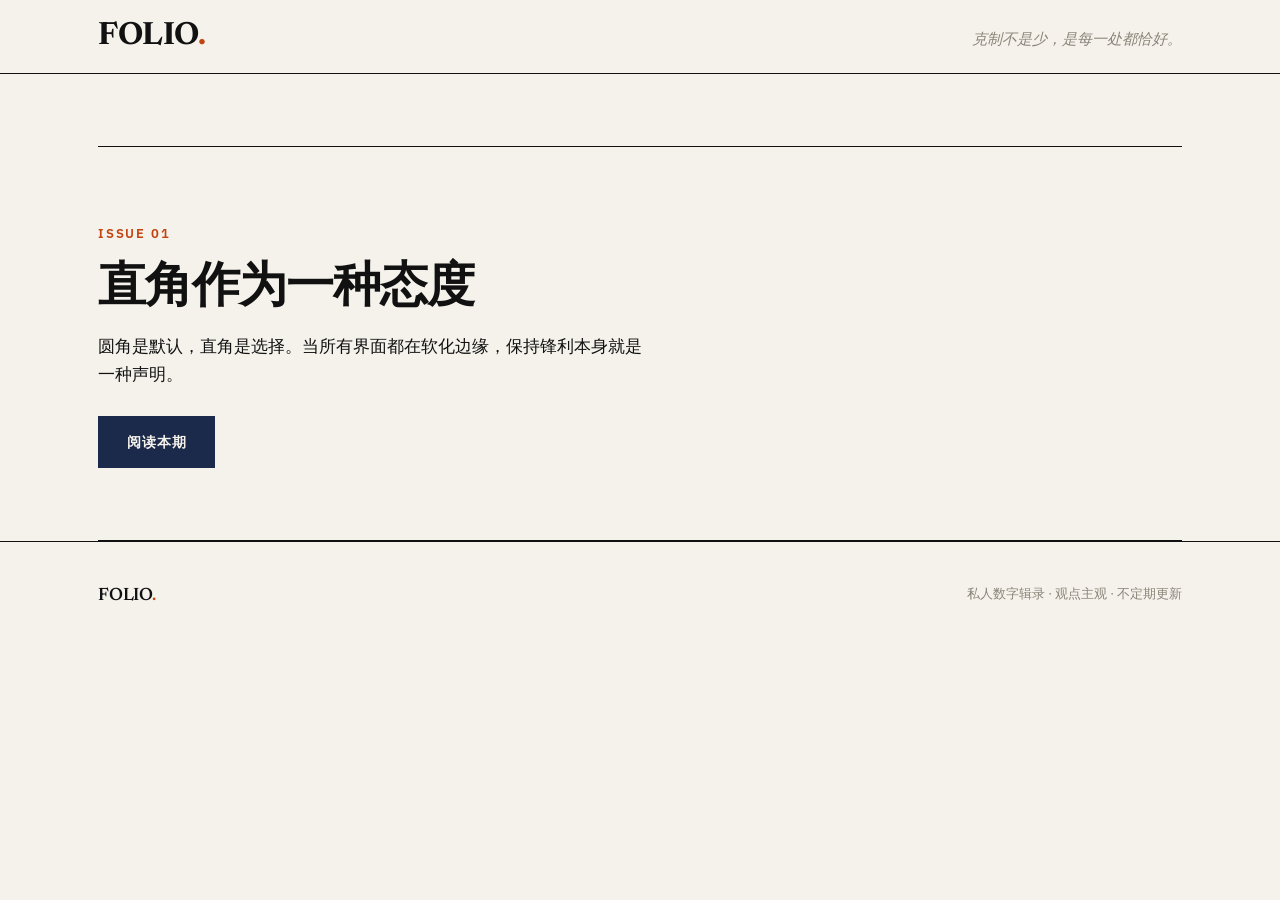
<file: index.html>
<!DOCTYPE html>
<html lang="zh-CN">
<head>
<meta charset="UTF-8">
<meta name="viewport" content="width=device-width, initial-scale=1.0">
<title>FOLIO — 在噪音里寻找结构</title>

<link rel="preconnect" href="https://fonts.googleapis.com">
<link rel="preconnect" href="https://fonts.gstatic.com" crossorigin>
<link href="https://fonts.googleapis.com/css2?family=Newsreader:ital,opsz,wght@0,6..72,400;0,6..72,600;0,6..72,700;1,6..72,400&family=IBM+Plex+Sans:wght@400;500;600&display=swap" rel="stylesheet">

<link rel="stylesheet" href="assets/style.css">
</head>
<body>

<header class="masthead">
  <div class="wrap masthead__inner">
    <h1 class="masthead__title">FOLIO<span style="color:var(--accent-1)">.</span></h1>
    <p class="masthead__epigraph">克制不是少，是每一处都恰好。</p>
  </div>
</header>

<main>
  <section class="wrap band">
    <a class="entry" href="issue-01.html">
      <span class="entry__label">Issue 01</span>
      <h2 class="entry__title">直角作为一种态度</h2>
      <p class="entry__text">
        圆角是默认，直角是选择。当所有界面都在软化边缘，保持锋利本身就是一种声明。
      </p>
      <span class="entry__cta">阅读本期</span>
    </a>
  </section>
</main>

<footer class="footer">
  <div class="wrap footer__inner">
    <p class="footer__brand">FOLIO<span style="color:var(--accent-1)">.</span></p>
    <div class="footer__col">私人数字辑录 · 观点主观 · 不定期更新</div>
  </div>
</footer>

</body>
</html>
</file>
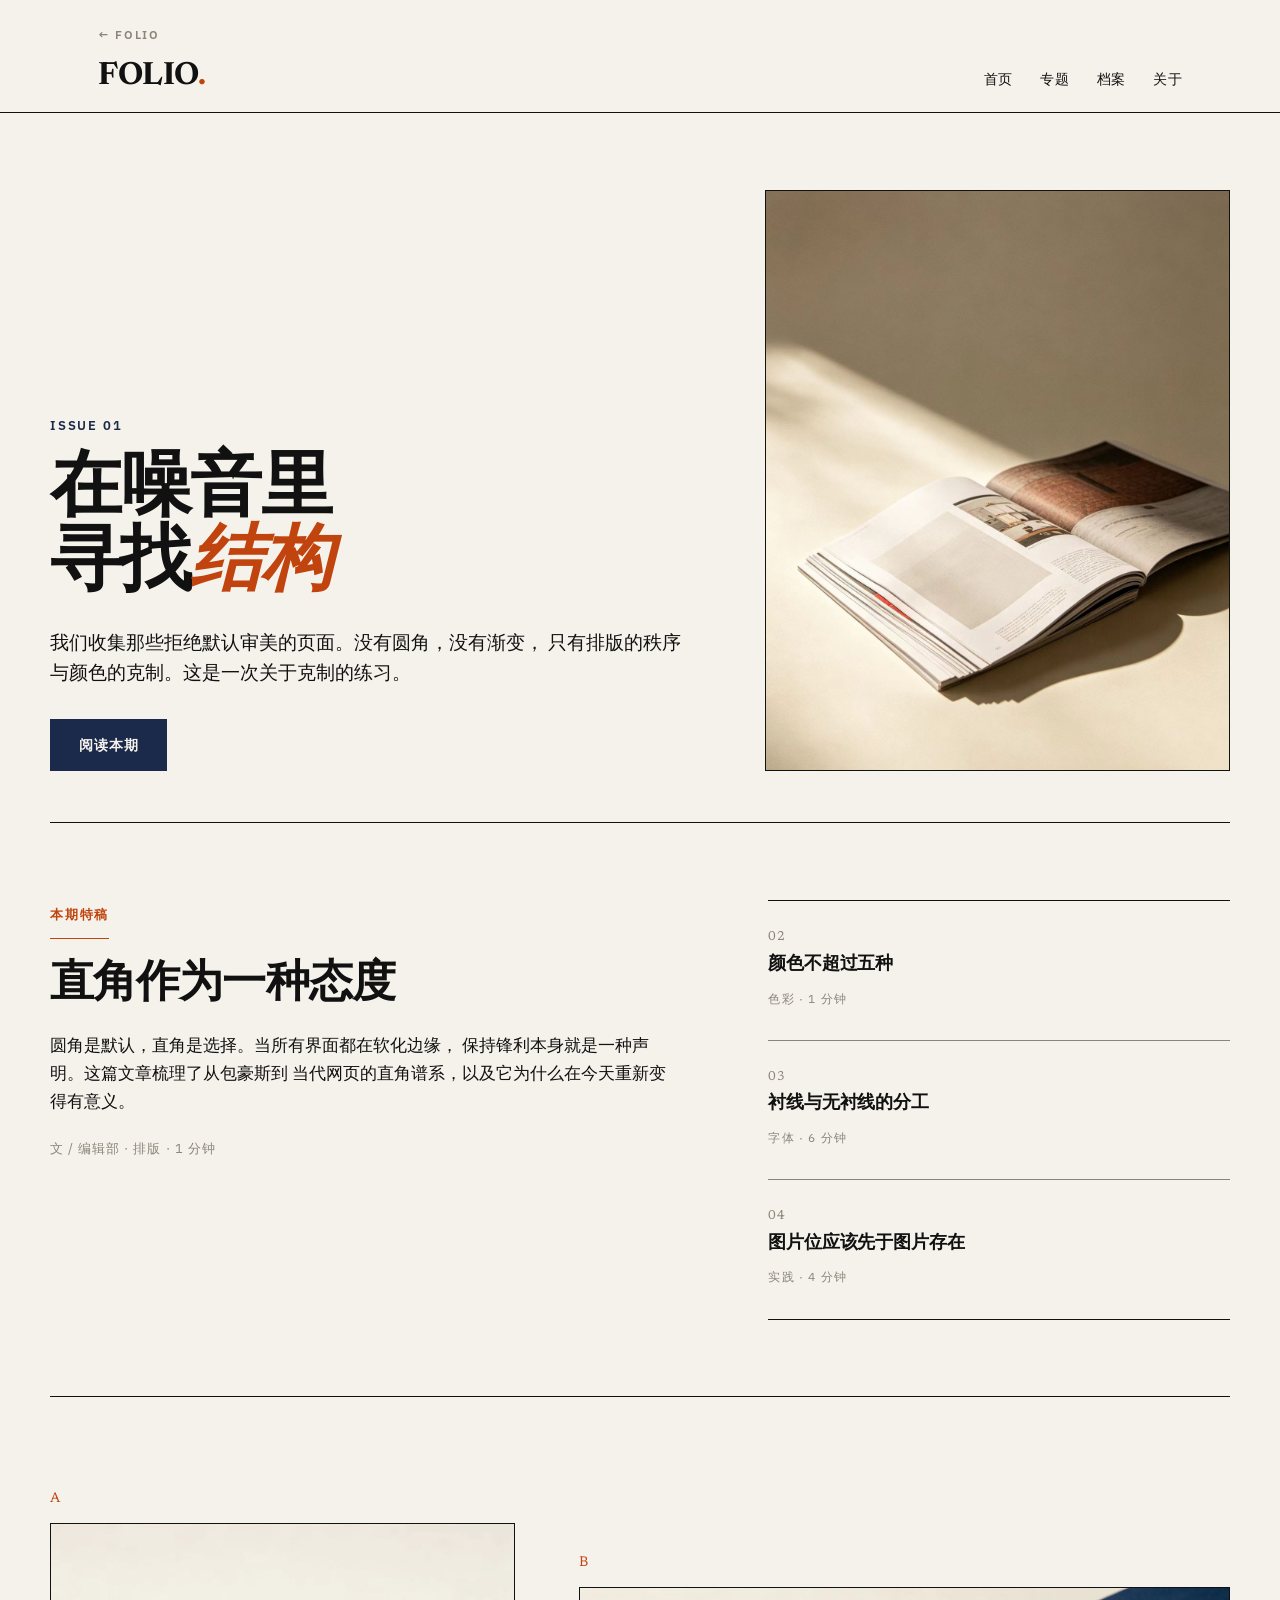
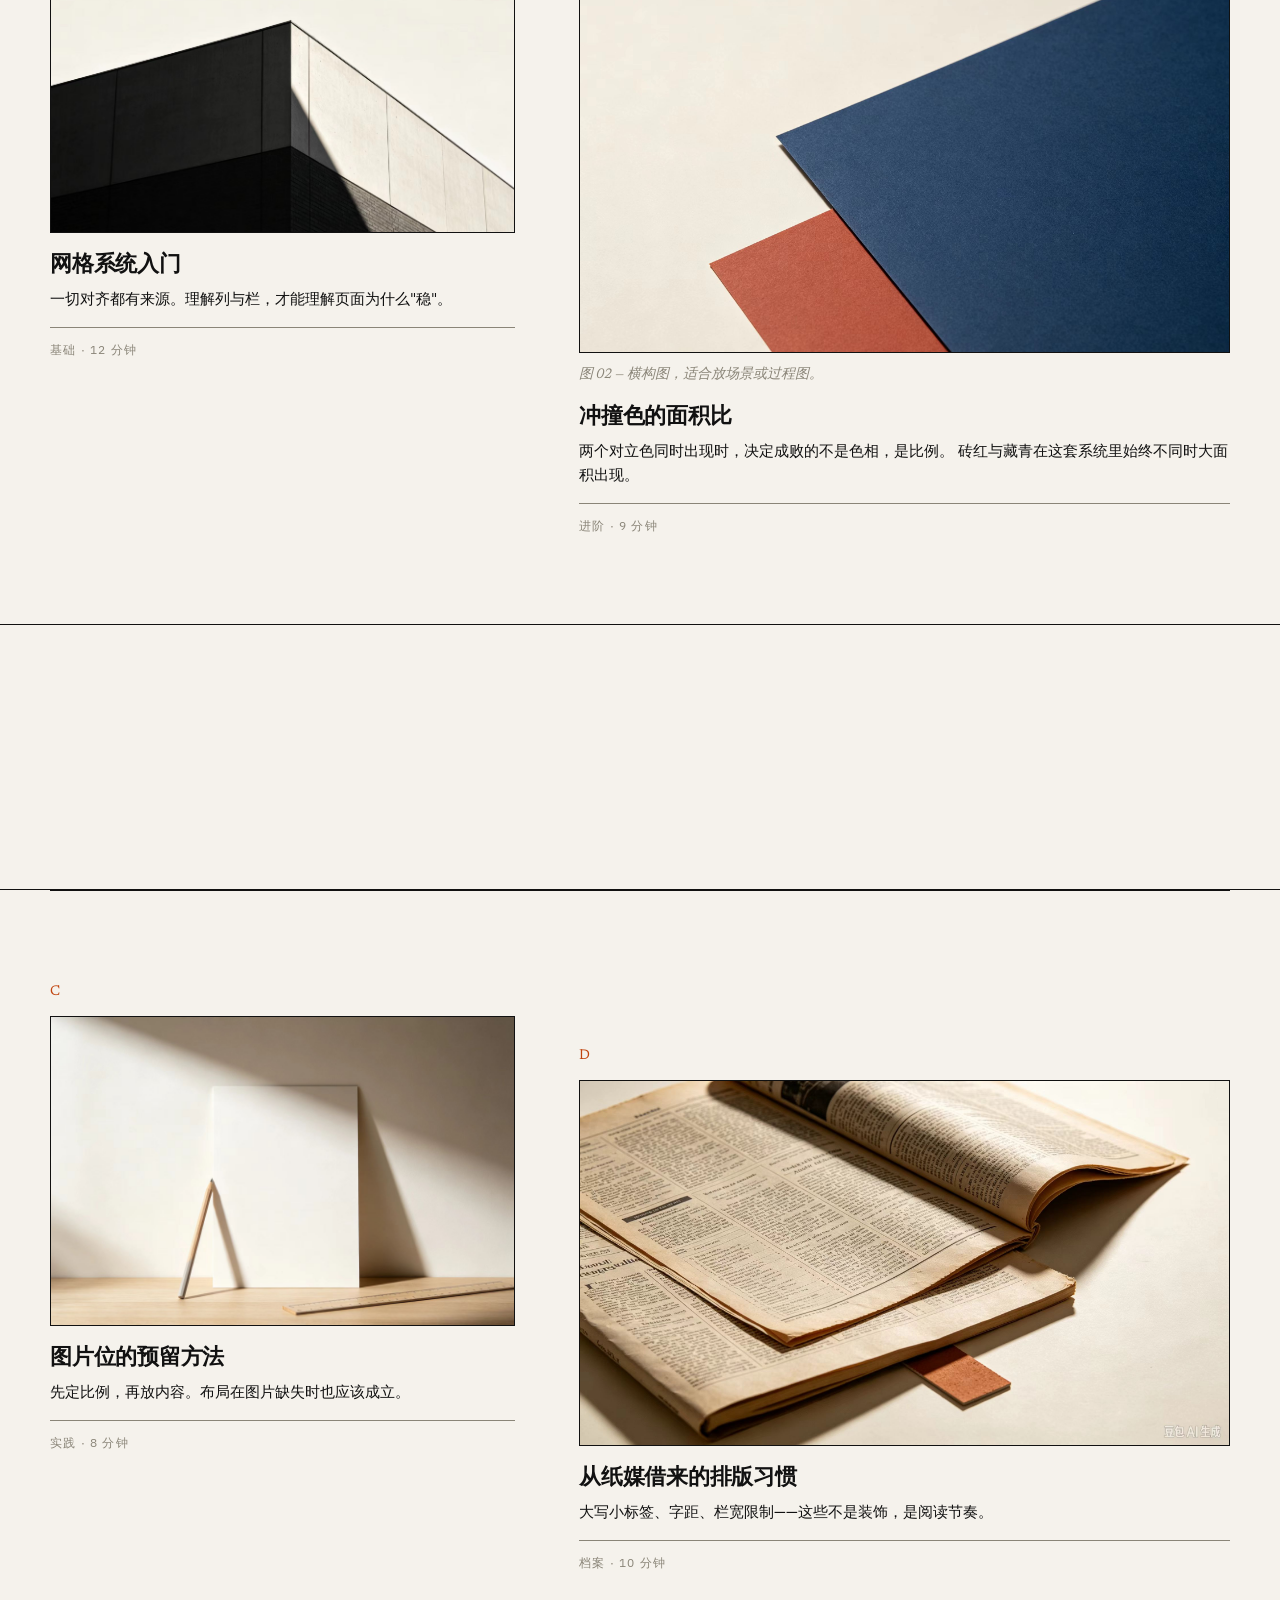
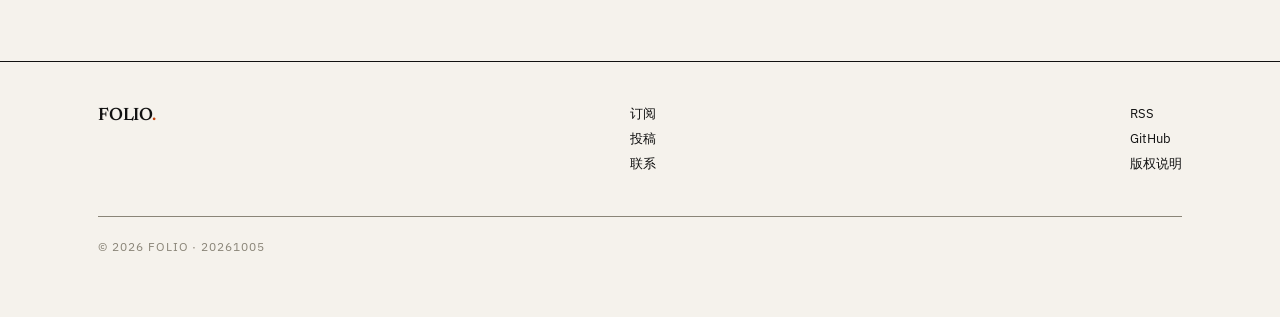
<file: issue-01.html>
<!DOCTYPE html>
<html lang="zh-CN">
<head>
<meta charset="UTF-8">
<meta name="viewport" content="width=device-width, initial-scale=1.0">
<title>FOLIO — Issue 01 · 在噪音里寻找结构</title>

<link rel="preconnect" href="https://fonts.googleapis.com">
<link rel="preconnect" href="https://fonts.gstatic.com" crossorigin>
<link href="https://fonts.googleapis.com/css2?family=Newsreader:ital,opsz,wght@0,6..72,400;0,6..72,600;0,6..72,700;1,6..72,400&family=IBM+Plex+Sans:wght@400;500;600&display=swap" rel="stylesheet">

<link rel="stylesheet" href="assets/style.css">
</head>
<body>

<header class="masthead">
  <div class="wrap">
    <a class="backlink" href="index.html">&larr; FOLIO</a>
    <div class="masthead__inner">
      <h1 class="masthead__title">FOLIO<span style="color:var(--accent-1)">.</span></h1>
      <nav class="masthead__nav">
        <a class="link-underline" href="index.html">首页</a>
        <span>专题</span>
        <span>档案</span>
        <span>关于</span>
      </nav>
    </div>
  </div>
</header>

<main>

  <!-- HERO · 7:5 非对称 -->
  <section class="hero wrap">
    <div class="reveal">
      <p class="hero__kicker"> Issue 01 </p >
      <h2 class="hero__title">在噪音里<br>寻找<em>结构</em></h2>
      <p class="hero__lede">
        我们收集那些拒绝默认审美的页面。没有圆角，没有渐变，
        只有排版的秩序与颜色的克制。这是一次关于克制的练习。
      </p >
      <a class="hero__cta" href="#feature">阅读本期</a >
    </div>

    <figure class="figure figure--4x5 hero__figure reveal">
      <div class="figure__frame">
        <!-- IMG-SLOT: hero-4x5 -->
        <img data-slot="hero-4x5"
             src="assets/img/issue-01/ad.jpg"
             alt="主视觉图">
      </div>
    </figure>
  </section>

  <!-- 特稿 · 一大两小 -->
  <section class="feature wrap" id="feature">
    <article class="reveal">
      <p class="feature__label">本期特稿</p >
      <h2 class="feature__title">直角作为一种态度</h2>
      <p class="feature__text">
        圆角是默认，直角是选择。当所有界面都在软化边缘，
        保持锋利本身就是一种声明。这篇文章梳理了从包豪斯到
        当代网页的直角谱系，以及它为什么在今天重新变得有意义。
      </p >
      <p class="feature__byline">文 / 编辑部 · 排版 · 1 分钟</p >
    </article>

    <aside class="sidelist reveal">
      <a class="sidelist__item" href="#">
        <span class="sidelist__num">02</span>
        <h3 class="sidelist__title">颜色不超过五种</h3>
        <p class="sidelist__meta">色彩 · 1 分钟</p >
      </a >
      <a class="sidelist__item" href="#">
        <span class="sidelist__num">03</span>
        <h3 class="sidelist__title">衬线与无衬线的分工</h3>
        <p class="sidelist__meta">字体 · 6 分钟</p >
      </a >
      <a class="sidelist__item" href="#">
        <span class="sidelist__num">04</span>
        <h3 class="sidelist__title">图片位应该先于图片存在</h3>
        <p class="sidelist__meta">实践 · 4 分钟</p >
      </a >
    </aside>
  </section>

  <!-- 不对称两栏卡片 -->
  <section class="cards wrap">
    <article class="card reveal">
      <p class="card__num">A</p >
      <figure class="figure figure--3x2">
        <div class="figure__frame">
          <!-- IMG-SLOT: card-a-3x2 -->
          <img data-slot="card-a-3x2"
               src="assets/img/issue-01/ac.jpg"
               alt="卡片 A">
        </div>
      </figure>
      <h3 class="card__title">网格系统入门</h3>
      <p class="card__text">
        一切对齐都有来源。理解列与栏，才能理解页面为什么"稳"。
      </p >
      <p class="card__meta">基础 · 12 分钟</p >
    </article>

    <article class="card reveal">
      <p class="card__num">B</p >
      <figure class="figure figure--16x9">
        <div class="figure__frame">
          <!-- IMG-SLOT: card-b-16x9 -->
          <img data-slot="card-b-16x9"
               src="assets/img/issue-01/ab.jpg"
               alt="卡片 B ">
        </div>
        <figcaption class="figure__caption">
          图 02 — 横构图，适合放场景或过程图。
        </figcaption>
      </figure>
      <h3 class="card__title">冲撞色的面积比</h3>
      <p class="card__text">
        两个对立色同时出现时，决定成败的不是色相，是比例。
        砖红与藏青在这套系统里始终不同时大面积出现。
      </p >
      <p class="card__meta">进阶 · 9 分钟</p >
    </article>
  </section>

  <!-- 引文 · 打破栅格 -->
  <section class="pullquote">
    <div class="wrap pullquote__inner">
      <div class="pullquote__mark reveal" aria-hidden="true">&ldquo;</div>
      <div class="reveal">
        <blockquote>
          克制不是少，是每一处都恰好。
        </blockquote>
        <cite>— 编辑手记</cite>
      </div>
    </div>
  </section>
  <!-- 档案 · 两栏错位 -->
  <section class="cards wrap">
    <article class="card reveal">
      <p class="card__num">C</p >
      <figure class="figure figure--3x2">
        <div class="figure__frame">
          <!-- IMG-SLOT: card-c-3x2 -->
          <img data-slot="card-c-3x2"
               src="assets/img/issue-01/aa.jpg"
               alt="秩序">
        </div>
      </figure>
      <h3 class="card__title">图片位的预留方法</h3>
      <p class="card__text">
        先定比例，再放内容。布局在图片缺失时也应该成立。
      </p >
      <p class="card__meta">实践 · 8 分钟</p >
    </article>

    <article class="card reveal">
      <p class="card__num">D</p >
      <figure class="figure figure--16x9">
        <div class="figure__frame">
          <!-- IMG-SLOT: card-d-16x9 -->
          <img data-slot="card-d-16x9"
               src="assets/img/issue-01/as.jpg"
               alt="安静">
        </div>
      </figure>
      <h3 class="card__title">从纸媒借来的排版习惯</h3>
      <p class="card__text">
        大写小标签、字距、栏宽限制——这些不是装饰，是阅读节奏。
      </p >
      <p class="card__meta">档案 · 10 分钟</p >
    </article>
  </section>

</main>

<footer class="footer">
  <div class="wrap">
    <div class="footer__inner">
      <div><p class="footer__brand">FOLIO<span style="color:var(--accent-1)">.</span></p ></div>
      <div class="footer__col">
        <a class="link-underline" href=" ">订阅</a ><br>
        <a class="link-underline" href="#">投稿</a ><br>
        <a class="link-underline" href="#">联系</a >
      </div>
      <div class="footer__col">
        <a class="link-underline" href="#">RSS</a ><br>
        <a class="link-underline" href="#">GitHub</a ><br>
        <a class="link-underline" href="#">版权说明</a >
      </div>
    </div>
    <p class="footer__legal">© 2026 FOLIO · 20261005</p >
  </div>
</footer>

<script>
// 轻量渐进呈现
(function(){
  var els = document.querySelectorAll('.reveal');
  if(!('IntersectionObserver' in window)){
    els.forEach(function(el){ el.classList.add('is-in'); });
    return;
  }
  var io = new IntersectionObserver(function(entries){
    entries.forEach(function(e){
      if(e.isIntersecting){
        e.target.classList.add('is-in');
        io.unobserve(e.target);
      }
    });
  }, { rootMargin:'0px 0px -8% 0px', threshold:0.08 });

  els.forEach(function(el, i){
    el.style.transitionDelay = (i % 3) * 60 + 'ms';
    io.observe(el);
  });
})();
</script>

</body>
</html>
</file>
<file: assets/style.css>
:root{
  --ink:      #111111;
  --paper:    #F5F2EC;
  --muted:    #8A8578;
  --accent-1: #C1440E;
  --accent-2: #1B2A4A;

  --serif: "Newsreader", Georgia, serif;
  --sans:  "IBM Plex Sans", -apple-system, sans-serif;

  --gutter: clamp(1.25rem, 4vw, 3rem);
}

*,*::before,*::after{ box-sizing:border-box; }
html{ -webkit-text-size-adjust:100%; scroll-behavior:smooth; }

body{
  margin:0;
  background:var(--paper);
  color:var(--ink);
  font-family:var(--sans);
  font-size:17px;
  line-height:1.6;
  -webkit-font-smoothing:antialiased;
}

a{ color:var(--accent-1); text-decoration:none; position:relative; }
img{ display:block; max-width:100%; height:auto; }
hr{ border:0; border-top:1px solid var(--ink); margin:0; }

.wrap{ max-width:1180px; margin:0 auto; padding:0 var(--gutter); }

/* ---------- 下划线从左划入 ---------- */
.link-underline{
  background-image:linear-gradient(var(--accent-1), var(--accent-1));
  background-size:0% 1px;
  background-position:0 100%;
  background-repeat:no-repeat;
  transition:background-size .35s cubic-bezier(.2,.7,.2,1);
  padding-bottom:1px;
}
.link-underline:hover,
.link-underline:focus-visible{ background-size:100% 1px; }

/* ---------- 焦点态 ---------- */
:focus-visible{
  outline:2px solid var(--accent-2);
  outline-offset:3px;
}

/* ---------- 渐进呈现 ---------- */
.reveal{
  opacity:0;
  transform:translateY(14px);
  transition:opacity .7s ease, transform .7s cubic-bezier(.2,.7,.2,1);
}
.reveal.is-in{ opacity:1; transform:none; }
@media (prefers-reduced-motion:reduce){
  .reveal{ opacity:1; transform:none; transition:none; }
  .link-underline{ transition:none; }
}

/* ---------- 页眉 ---------- */
.masthead{ border-bottom:1px solid var(--ink); padding:1.25rem 0; }
.masthead__inner{
  display:flex; align-items:baseline; justify-content:space-between;
  gap:1.5rem; flex-wrap:wrap;
}
.masthead__title{
  font-family:var(--serif); font-weight:700;
  font-size:clamp(1.5rem, 3vw, 2rem);
  letter-spacing:-0.015em; margin:0; line-height:1;
}
.masthead__nav{
  display:flex; gap:1.75rem;
  font-size:0.875rem; letter-spacing:0.02em; text-transform:uppercase;
}
.masthead__nav a{ color:var(--ink); }
.masthead__nav a[aria-current]{ color:var(--accent-1); }
/* ---------- HERO · 非对称 7:5 ---------- */
.hero{
  display:grid;
  grid-template-columns:1fr;
  gap:2.5rem;
  padding:clamp(2.5rem,6vw,5rem) 0 clamp(2rem,4vw,3.5rem);
}
@media (min-width:860px){
  .hero{
    grid-template-columns:7fr 5fr;
    gap:4rem;
    align-items:end;
  }
  .hero__figure{ margin-bottom:-2.5rem; }  /* 让图越界一点，打破栅格 */
}
.hero__kicker{
  font-size:0.8125rem; letter-spacing:0.14em; text-transform:uppercase;
  color:var(--accent-2); margin:0 0 1.25rem; font-weight:600;
}
.hero__title{
  font-family:var(--serif); font-weight:600;
  font-size:clamp(2.25rem, 6.5vw, 4.5rem);
  line-height:1.02; letter-spacing:-0.025em;
  margin:0 0 1.5rem; max-width:16ch;
}
.hero__title em{ font-style:italic; color:var(--accent-1); }
.hero__lede{
  font-size:clamp(1.0625rem, 1.5vw, 1.25rem);
  line-height:1.55; max-width:58ch; margin:0 0 2rem;
}
.hero__cta{
  display:inline-block;
  font-size:0.875rem; font-weight:600;
  letter-spacing:0.06em; text-transform:uppercase;
  color:var(--paper); background:var(--accent-2);
  padding:0.875rem 1.75rem; border:1px solid var(--accent-2);
  transition:background .25s ease, color .25s ease;
}
.hero__cta:hover,
.hero__cta:focus-visible{
  background:var(--paper); color:var(--accent-2);
  text-decoration:none;
}

/* ---------- 图片位 ---------- */
.figure{ margin:0; }
.figure__frame{
  border:1px solid var(--ink);
  overflow:hidden;
  background:var(--paper);
  transition:border-color .3s ease;
}
.figure__frame img{ width:100%; height:100%; object-fit:cover; }
.figure__caption{
  font-family:var(--serif); font-style:italic;
  font-size:0.875rem; color:var(--muted);
  margin-top:0.75rem; line-height:1.45; max-width:42ch;
}
.figure--4x5 .figure__frame{ aspect-ratio:4/5; }
.figure--3x2 .figure__frame{ aspect-ratio:3/2; }
.figure--16x9 .figure__frame{ aspect-ratio:16/9; }

/* hover 时边框变强调色（只在卡片里触发） */
.card:hover .figure__frame,
.card:focus-within .figure__frame{ border-color:var(--accent-1); }

/* ---------- 主内容区 · 一大两小 ---------- */
.feature{
  display:grid;
  grid-template-columns:1fr;
  gap:3rem;
  padding:clamp(3rem,6vw,5rem) 0;
  border-top:1px solid var(--ink);
}
@media (min-width:860px){
  .feature{
    grid-template-columns:7fr 5fr;
    gap:4.5rem;
  }
}

.feature__label{
  font-size:0.8125rem; letter-spacing:0.14em; text-transform:uppercase;
  color:var(--accent-1); font-weight:600;
  margin:0 0 1.5rem;
  padding-bottom:0.75rem;
  border-bottom:1px solid var(--accent-1);
  display:inline-block;
}
.feature__title{
  font-family:var(--serif); font-weight:600;
  font-size:clamp(1.75rem, 3.6vw, 2.75rem);
  line-height:1.08; letter-spacing:-0.02em;
  margin:0 0 1.25rem;
}
.feature__text{
  font-size:1.0625rem; line-height:1.65;
  margin:0 0 1.5rem;
  max-width:62ch;
}
.feature__byline{
  font-size:0.8125rem; letter-spacing:0.08em; text-transform:uppercase;
  color:var(--muted);
}

/* 侧栏列表 · 非等权 */
.sidelist{ display:flex; flex-direction:column; gap:0; }
.sidelist__item{
  display:block;
  padding:1.25rem 0;
  border-top:1px solid var(--muted);
  color:var(--ink);
}
.sidelist__item:first-child{ border-top:1px solid var(--ink); }
.sidelist__item:last-child{ border-bottom:1px solid var(--ink); }
.sidelist__item:hover{ text-decoration:none; }
.sidelist__item:hover .sidelist__title{ color:var(--accent-1); }
.sidelist__num{
  font-family:var(--serif); font-size:0.8125rem;
  color:var(--muted); font-variant-numeric:tabular-nums;
  letter-spacing:0.05em;
}
.sidelist__title{
  font-family:var(--serif); font-weight:600;
  font-size:1.125rem; line-height:1.25; letter-spacing:-0.01em;
  margin:0.35rem 0 0.5rem;
  transition:color .25s ease;
}
.sidelist__meta{
  font-size:0.75rem; letter-spacing:0.1em; text-transform:uppercase;
  color:var(--muted);
}
/* ---------- 卡片行 · 不对称两栏 ---------- */
.cards{
  display:grid;
  grid-template-columns:1fr;
  gap:3rem;
  padding:clamp(3rem,6vw,5rem) 0;
  border-top:1px solid var(--ink);
}
@media (min-width:760px){
  .cards{ grid-template-columns:5fr 7fr; gap:4rem; align-items:start; }
  .cards > :nth-child(2){ margin-top:4rem; } /* 故意错位 */
}
.card{ display:flex; flex-direction:column; }
.card__num{
  font-family:var(--serif); font-size:0.875rem;
  color:var(--accent-1); margin-bottom:0.75rem;
  font-variant-numeric:tabular-nums;
}
.card__title{
  font-family:var(--serif); font-weight:600;
  font-size:1.375rem; line-height:1.2; letter-spacing:-0.01em;
  margin:1.25rem 0 0.5rem;
}
.card__text{ font-size:0.9375rem; line-height:1.6; margin:0; }
.card__meta{
  font-size:0.75rem; letter-spacing:0.1em; text-transform:uppercase;
  color:var(--muted); margin-top:1rem;
  padding-top:0.75rem; border-top:1px solid var(--muted);
}

/* ---------- 引文带 · 打破栅格 ---------- */
.pullquote{
  border-top:1px solid var(--ink);
  border-bottom:1px solid var(--ink);
  padding:clamp(3rem,7vw,5.5rem) 0;
}
.pullquote__inner{
  display:grid;
  grid-template-columns:1fr;
  gap:1.5rem;
}
@media (min-width:760px){
  .pullquote__inner{ grid-template-columns:1fr 9fr; }
}
.pullquote__mark{
  font-family:var(--serif); font-size:4rem;
  line-height:0.8; color:var(--accent-1);
}
.pullquote blockquote{
  font-family:var(--serif); font-weight:400; font-style:italic;
  font-size:clamp(1.375rem, 3.5vw, 2.25rem);
  line-height:1.22; letter-spacing:-0.015em;
  margin:0 0 1rem; max-width:26ch;
}
.pullquote cite{
  font-family:var(--sans); font-style:normal;
  font-size:0.8125rem; letter-spacing:0.14em; text-transform:uppercase;
  color:var(--accent-2);
}

/* ---------- 页脚 ---------- */
.footer{ border-top:1px solid var(--ink); padding:2.5rem 0 3rem; }
.footer__inner{
  display:flex; justify-content:space-between; align-items:flex-start;
  gap:2rem; flex-wrap:wrap;
}
.footer__brand{
  font-family:var(--serif); font-size:1.125rem; font-weight:600;
  letter-spacing:-0.01em; margin:0;
}
.footer__col{ font-size:0.8125rem; line-height:1.9; color:var(--muted); }
.footer__col a{ color:var(--ink); }
.footer__legal{
  margin-top:2.5rem; padding-top:1.25rem;
  border-top:1px solid var(--muted);
  font-size:0.75rem; letter-spacing:0.08em; text-transform:uppercase;
  color:var(--muted);
}

/* =========================================================
   FOLIO 入口页 · 返回链接 / 目录入口
   —— 抽出 CSS 后新增的部分，供 index.html 与 issue-01.html 共用
   颜色仍只用上面 5 个变量；无圆角、无渐变、无阴影
   ========================================================= */

/* 返回上级入口（issue-01.html 页眉左侧） */
.backlink{
  display:inline-block;
  font-size:0.75rem; font-weight:600;
  letter-spacing:0.14em; text-transform:uppercase;
  color:var(--muted);
  margin-bottom:1rem;
}
.backlink:hover,
.backlink:focus-visible{ color:var(--accent-1); }

/* 页眉题记 */
.masthead__epigraph{
  font-family:var(--serif); font-style:italic;
  font-size:0.9375rem; color:var(--muted);
  margin:0; max-width:38ch;
}

/* 期次入口块 */
.band{ padding-top:clamp(2.5rem,6vw,4.5rem); }
.entry{
  display:block;
  padding:clamp(2.5rem,6vw,4.5rem) 0;
  border-top:1px solid var(--ink);
  border-bottom:1px solid var(--ink);
  color:var(--ink);
}
.entry:hover,
.entry:focus-visible{ text-decoration:none; }
.entry__label{
  display:inline-block;
  font-size:0.8125rem; font-weight:600;
  letter-spacing:0.14em; text-transform:uppercase;
  color:var(--accent-1);
  margin:0 0 1.25rem;
}
.entry__title{
  font-family:var(--serif); font-weight:600;
  font-size:clamp(1.75rem, 4.5vw, 3rem);
  line-height:1.06; letter-spacing:-0.02em;
  margin:0 0 1rem; max-width:20ch;
  transition:color .25s ease;
}
.entry:hover .entry__title{ color:var(--accent-1); }
.entry__text{
  font-size:1.0625rem; line-height:1.65;
  margin:0 0 1.75rem; max-width:56ch;
}
.entry__cta{
  display:inline-block;
  font-size:0.875rem; font-weight:600;
  letter-spacing:0.06em; text-transform:uppercase;
  color:var(--paper); background:var(--accent-2);
  padding:0.875rem 1.75rem; border:1px solid var(--accent-2);
  transition:background .25s ease, color .25s ease;
}
.entry:hover .entry__cta,
.entry:focus-visible .entry__cta{
  background:var(--paper); color:var(--accent-2);
}
@media (prefers-reduced-motion:reduce){
  .entry__title, .entry__cta{ transition:none; }
}
</file>
